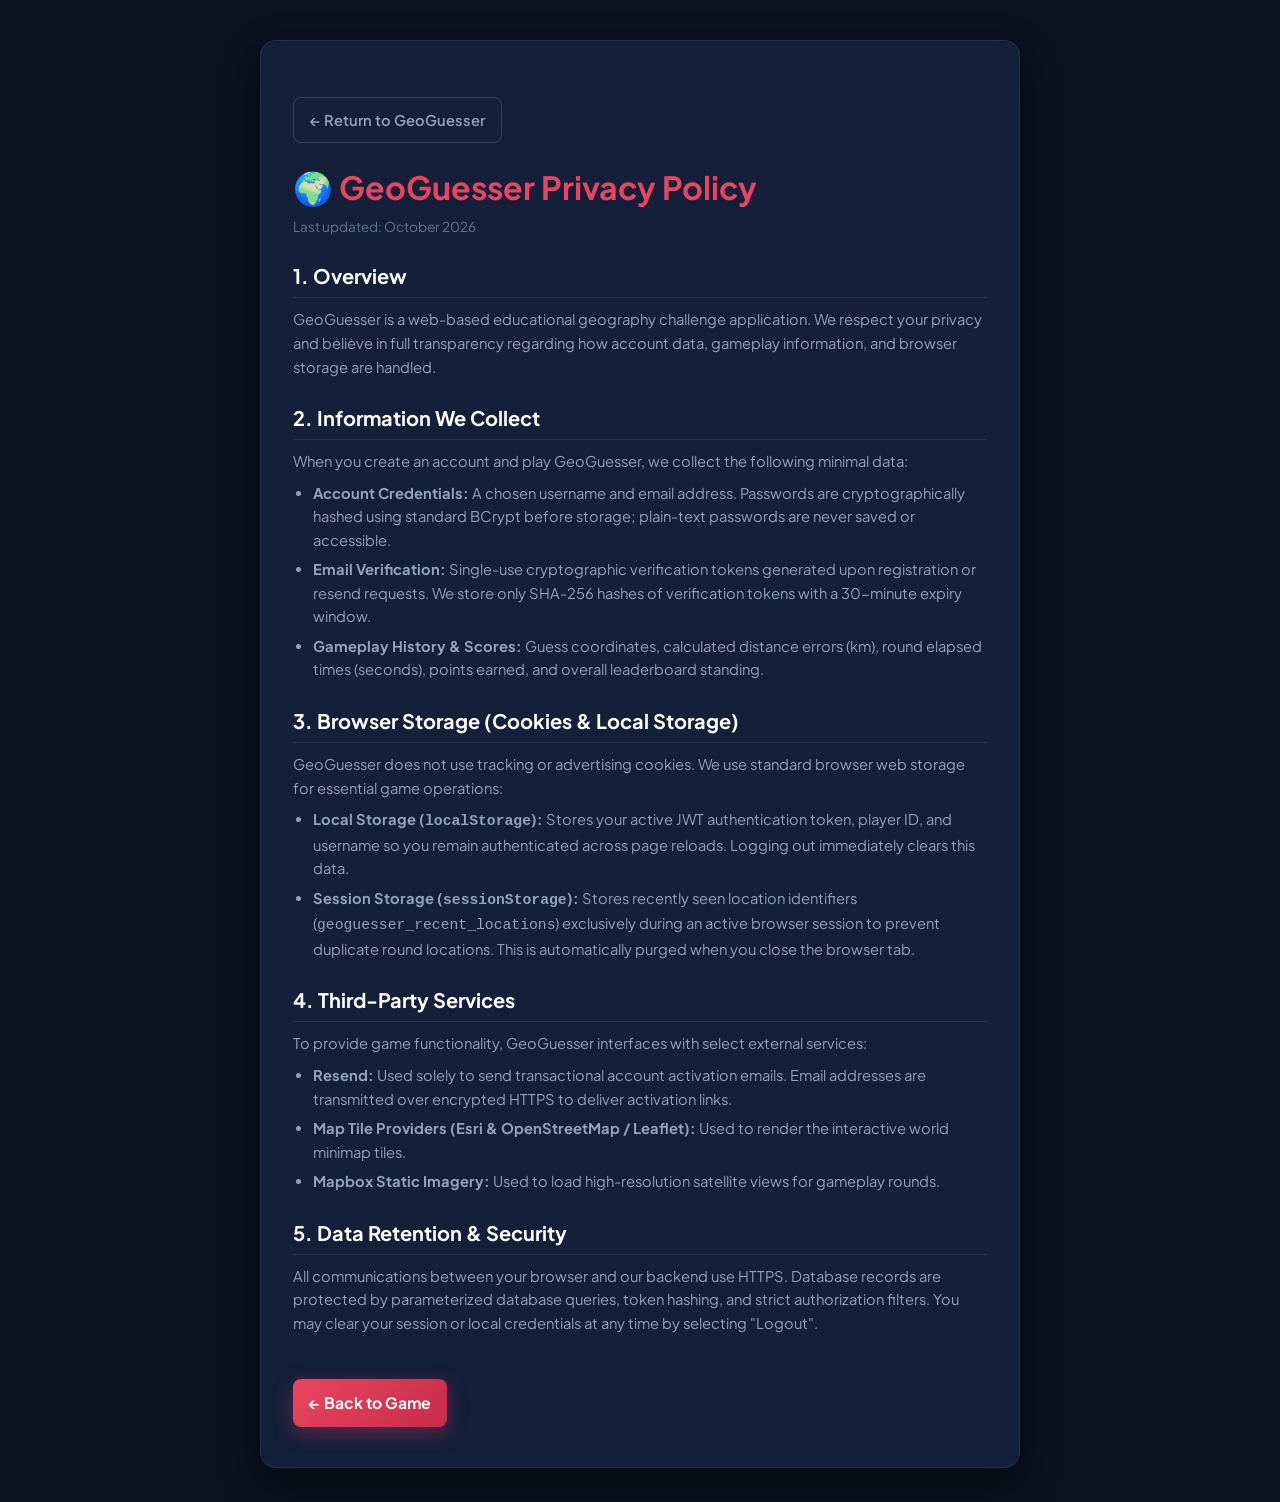
<file: frontend/privacy.html>
<!DOCTYPE html>
<html lang="en">
<head>
  <meta charset="UTF-8"/>
  <meta name="viewport" content="width=device-width, initial-scale=1.0"/>
  <title>Privacy Policy — GeoGuesser</title>
  <meta name="description" content="GeoGuesser privacy policy detailing collected account data, email verification, gameplay statistics, and local storage usage."/>
  <link rel="icon" type="image/svg+xml" href="favicon.svg"/>
  <link rel="preconnect" href="https://fonts.googleapis.com">
  <link rel="preconnect" href="https://fonts.gstatic.com" crossorigin>
  <link href="https://fonts.googleapis.com/css2?family=Plus+Jakarta+Sans:wght@400;500;600;700;800&display=swap" rel="stylesheet">
  <link rel="stylesheet" href="style.css"/>
  <style>
    body {
      overflow-y: auto;
      height: auto;
      min-height: 100vh;
      display: flex;
      flex-direction: column;
      align-items: center;
      padding: 40px 16px;
    }
    .privacy-container {
      max-width: 760px;
      width: 100%;
      background: var(--bg-card-glass);
      backdrop-filter: blur(16px);
      -webkit-backdrop-filter: blur(16px);
      border: 1px solid var(--border-subtle);
      border-radius: var(--radius-lg);
      padding: 40px 32px;
      box-shadow: var(--shadow-lg);
    }
    .privacy-container h1 {
      font-size: 2rem;
      color: var(--accent-crimson);
      margin-bottom: 6px;
    }
    .privacy-container .updated {
      font-size: 0.85rem;
      color: var(--text-muted);
      margin-bottom: 24px;
    }
    .privacy-section {
      margin-bottom: 24px;
    }
    .privacy-section h2 {
      font-size: 1.25rem;
      color: #fff;
      margin-bottom: 10px;
      border-bottom: 1px solid rgba(255, 255, 255, 0.08);
      padding-bottom: 6px;
    }
    .privacy-section p, .privacy-section li {
      font-size: 0.92rem;
      color: var(--text-secondary);
      line-height: 1.6;
    }
    .privacy-section ul {
      margin-left: 20px;
      margin-top: 8px;
    }
    .privacy-section li {
      margin-bottom: 6px;
    }
    .privacy-back-btn {
      display: inline-flex;
      margin-top: 16px;
      text-decoration: none;
    }
  </style>
</head>
<body>
  <main class="privacy-container" role="main">
    <a href="index.html" class="btn-ghost privacy-back-btn" aria-label="Return to GeoGuesser Game">
      ← Return to GeoGuesser
    </a>

    <h1 style="margin-top:20px;">🌍 GeoGuesser Privacy Policy</h1>
    <p class="updated">Last updated: October 2026</p>

    <section class="privacy-section">
      <h2>1. Overview</h2>
      <p>
        GeoGuesser is a web-based educational geography challenge application. We respect your privacy and believe in full transparency regarding how account data, gameplay information, and browser storage are handled.
      </p>
    </section>

    <section class="privacy-section">
      <h2>2. Information We Collect</h2>
      <p>When you create an account and play GeoGuesser, we collect the following minimal data:</p>
      <ul>
        <li><strong>Account Credentials:</strong> A chosen username and email address. Passwords are cryptographically hashed using standard BCrypt before storage; plain-text passwords are never saved or accessible.</li>
        <li><strong>Email Verification:</strong> Single-use cryptographic verification tokens generated upon registration or resend requests. We store only SHA-256 hashes of verification tokens with a 30-minute expiry window.</li>
        <li><strong>Gameplay History &amp; Scores:</strong> Guess coordinates, calculated distance errors (km), round elapsed times (seconds), points earned, and overall leaderboard standing.</li>
      </ul>
    </section>

    <section class="privacy-section">
      <h2>3. Browser Storage (Cookies &amp; Local Storage)</h2>
      <p>GeoGuesser does not use tracking or advertising cookies. We use standard browser web storage for essential game operations:</p>
      <ul>
        <li><strong>Local Storage (<code>localStorage</code>):</strong> Stores your active JWT authentication token, player ID, and username so you remain authenticated across page reloads. Logging out immediately clears this data.</li>
        <li><strong>Session Storage (<code>sessionStorage</code>):</strong> Stores recently seen location identifiers (<code>geoguesser_recent_locations</code>) exclusively during an active browser session to prevent duplicate round locations. This is automatically purged when you close the browser tab.</li>
      </ul>
    </section>

    <section class="privacy-section">
      <h2>4. Third-Party Services</h2>
      <p>To provide game functionality, GeoGuesser interfaces with select external services:</p>
      <ul>
        <li><strong>Resend:</strong> Used solely to send transactional account activation emails. Email addresses are transmitted over encrypted HTTPS to deliver activation links.</li>
        <li><strong>Map Tile Providers (Esri &amp; OpenStreetMap / Leaflet):</strong> Used to render the interactive world minimap tiles.</li>
        <li><strong>Mapbox Static Imagery:</strong> Used to load high-resolution satellite views for gameplay rounds.</li>
      </ul>
    </section>

    <section class="privacy-section">
      <h2>5. Data Retention &amp; Security</h2>
      <p>
        All communications between your browser and our backend use HTTPS. Database records are protected by parameterized database queries, token hashing, and strict authorization filters. You may clear your session or local credentials at any time by selecting "Logout".
      </p>
    </section>

    <a href="index.html" class="btn-primary" style="text-decoration:none; margin-top:20px;">
      ← Back to Game
    </a>
  </main>
</body>
</html>
</file>
<file: frontend/style.css>
:root {
  --bg-page: #0B1220;
  --bg-card: #16213e;
  --bg-card-glass: rgba(22, 33, 62, 0.88);
  --bg-nav: rgba(17, 24, 39, 0.95);
  --bg-input: rgba(26, 26, 46, 0.85);

  --accent-crimson: #e94560;
  --accent-crimson-hover: #ff5277;
  --accent-crimson-glow: rgba(233, 69, 96, 0.35);

  --accent-blue: #3b82f6;
  --accent-blue-glow: rgba(59, 130, 246, 0.3);
  --accent-gold: #f5c518;
  --accent-green: #22c55e;
  --accent-green-glow: rgba(34, 197, 94, 0.35);

  --text-primary: #f8fafc;
  --text-secondary: #94a3b8;
  --text-muted: #64748b;

  --border-subtle: rgba(255, 255, 255, 0.08);
  --border-focus: rgba(233, 69, 96, 0.6);
  --border-blue: rgba(59, 130, 246, 0.3);

  --font-main: 'Plus Jakarta Sans', 'Segoe UI', -apple-system, BlinkMacSystemFont, sans-serif;
  --radius-sm: 8px;
  --radius-md: 12px;
  --radius-lg: 16px;
  --radius-pill: 999px;
  --shadow-lg: 0 16px 40px rgba(0, 0, 0, 0.45);
}

*, *::before, *::after {
  box-sizing: border-box;
  margin: 0;
  padding: 0;
}

body {
  font-family: var(--font-main);
  background: var(--bg-page);
  color: var(--text-primary);
  height: 100vh;
  overflow: hidden;
  line-height: 1.5;
  -webkit-font-smoothing: antialiased;
}

/* Custom Scrollbar */
::-webkit-scrollbar {
  width: 8px;
  height: 8px;
}
::-webkit-scrollbar-track {
  background: rgba(11, 18, 32, 0.6);
}
::-webkit-scrollbar-thumb {
  background: rgba(59, 130, 246, 0.3);
  border-radius: 4px;
}
::-webkit-scrollbar-thumb:hover {
  background: rgba(59, 130, 246, 0.6);
}

/* ── ACCESSIBILITY UTILITIES ── */
.sr-only {
  position: absolute;
  width: 1px;
  height: 1px;
  padding: 0;
  margin: -1px;
  overflow: hidden;
  clip: rect(0, 0, 0, 0);
  white-space: nowrap;
  border-width: 0;
}

.skip-link {
  position: absolute;
  top: -80px;
  left: 16px;
  background: var(--accent-crimson);
  color: #fff;
  padding: 10px 18px;
  border-radius: var(--radius-sm);
  font-weight: 700;
  font-size: 0.9rem;
  z-index: 10000;
  text-decoration: none;
  box-shadow: 0 4px 16px rgba(0, 0, 0, 0.4);
  transition: top 0.2s cubic-bezier(0.16, 1, 0.3, 1);
}
.skip-link:focus {
  top: 16px;
  outline: 3px solid #fff;
  outline-offset: 2px;
}

/* ── FOCUS VISIBLE ── */
:focus-visible {
  outline: 2px solid var(--accent-blue);
  outline-offset: 2px;
}
input:focus-visible {
  outline: none;
  border-color: var(--accent-crimson);
  box-shadow: 0 0 0 3px rgba(233, 69, 96, 0.35);
}
button:focus-visible,
a:focus-visible {
  outline: 2px solid #60a5fa;
  outline-offset: 3px;
  box-shadow: 0 0 0 4px rgba(96, 165, 250, 0.35);
}

/* ── TOAST NOTIFICATIONS ── */
.toast-container {
  position: fixed;
  top: 20px;
  right: 20px;
  z-index: 9999;
  display: flex;
  flex-direction: column;
  gap: 10px;
  max-width: min(400px, 92vw);
  pointer-events: none;
}
.toast {
  pointer-events: auto;
  display: flex;
  align-items: center;
  gap: 12px;
  padding: 12px 18px;
  background: rgba(15, 23, 42, 0.96);
  backdrop-filter: blur(14px);
  -webkit-backdrop-filter: blur(14px);
  border: 1px solid var(--border-subtle);
  border-radius: var(--radius-md);
  color: #fff;
  font-size: 0.9rem;
  font-weight: 500;
  line-height: 1.4;
  box-shadow: 0 16px 36px rgba(0, 0, 0, 0.55);
  animation: toastSlideIn 0.35s cubic-bezier(0.16, 1, 0.3, 1);
  cursor: pointer;
  transition: opacity 0.2s ease, transform 0.2s ease;
}
.toast.toast-error {
  border-left: 4px solid var(--accent-crimson);
}
.toast.toast-success {
  border-left: 4px solid var(--accent-green);
}
.toast.toast-info {
  border-left: 4px solid var(--accent-blue);
}
.toast-icon {
  font-size: 1.25rem;
  flex-shrink: 0;
}
.toast-body {
  flex: 1;
}
@keyframes toastSlideIn {
  from { opacity: 0; transform: translateY(-16px) scale(0.96); }
  to { opacity: 1; transform: translateY(0) scale(1); }
}

/* ── SCREENS ── */
.screen {
  height: 100vh;
  width: 100%;
}
.center {
  display: flex;
  align-items: center;
  justify-content: center;
  background: radial-gradient(circle at 50% 30%, #162447 0%, #0B1220 70%);
}

/* ── AUTH CARD ── */
.card {
  background: var(--bg-card-glass);
  backdrop-filter: blur(16px);
  -webkit-backdrop-filter: blur(16px);
  border: 1px solid var(--border-subtle);
  border-radius: var(--radius-lg);
  padding: 40px 36px;
  width: 380px;
  max-width: 92vw;
  display: flex;
  flex-direction: column;
  gap: 16px;
  box-shadow:
    0 24px 60px rgba(0, 0, 0, 0.6),
    0 0 40px rgba(233, 69, 96, 0.1);
  animation: cardFadeIn 0.4s ease-out;
}

@keyframes cardFadeIn {
  from { opacity: 0; transform: translateY(12px); }
  to { opacity: 1; transform: translateY(0); }
}

.card h1 {
  font-size: 2.2rem;
  font-weight: 800;
  color: var(--accent-crimson);
  text-align: center;
  letter-spacing: -0.5px;
  text-shadow: 0 4px 20px var(--accent-crimson-glow);
}
.card h2 {
  font-size: 1.5rem;
  font-weight: 700;
  text-align: center;
  color: var(--text-primary);
  margin-bottom: 2px;
}
.sub {
  color: var(--text-secondary);
  font-size: 0.9rem;
  text-align: center;
}
.form-section {
  display: flex;
  flex-direction: column;
  gap: 12px;
}
.form-group {
  display: flex;
  flex-direction: column;
  gap: 4px;
  text-align: left;
}
.input-label {
  font-size: 0.78rem;
  font-weight: 600;
  color: var(--text-secondary);
  letter-spacing: 0.2px;
}

/* ── FOOTERS ── */
.auth-footer, .card-footer {
  margin-top: 8px;
  text-align: center;
  font-size: 0.78rem;
  color: var(--text-muted);
}
.footer-link {
  color: var(--text-secondary);
  text-decoration: none;
  font-weight: 500;
  transition: color 0.2s ease;
}
.footer-link:hover {
  color: #fff;
  text-decoration: underline;
}

/* ── INPUTS ── */
input {
  width: 100%;
  padding: 12px 14px;
  background: var(--bg-input);
  border: 1.5px solid rgba(59, 130, 246, 0.25);
  border-radius: var(--radius-sm);
  color: #fff;
  font-family: inherit;
  font-size: 0.95rem;
  outline: none;
  transition: all 0.2s ease;
}
input::placeholder {
  color: var(--text-muted);
}
input:focus {
  border-color: var(--accent-crimson);
  box-shadow: 0 0 0 3px rgba(233, 69, 96, 0.25);
  background: rgba(26, 26, 46, 0.95);
}

/* ── PASSWORD TOGGLE ── */
.password-input-wrapper {
  position: relative;
  width: 100%;
  display: flex;
  align-items: center;
}
.password-input-wrapper input {
  padding-right: 44px;
}
.password-toggle-btn {
  position: absolute;
  right: 8px;
  top: 50%;
  transform: translateY(-50%);
  width: 32px;
  height: 32px;
  background: transparent;
  border: none;
  border-radius: var(--radius-sm);
  color: var(--text-secondary);
  cursor: pointer;
  display: inline-flex;
  align-items: center;
  justify-content: center;
  padding: 0;
  transition: color 0.18s ease, background 0.18s ease;
  z-index: 2;
}
.password-toggle-btn:hover {
  color: var(--text-primary);
  background: rgba(255, 255, 255, 0.08);
}
.password-toggle-btn:focus-visible {
  outline: 2px solid var(--accent-blue);
  outline-offset: 1px;
  color: var(--text-primary);
}
.password-toggle-btn svg {
  display: block;
  pointer-events: none;
}

/* ── BUTTONS ── */
.btn-primary {
  padding: 12px 16px;
  background: linear-gradient(135deg, var(--accent-crimson) 0%, #c72c48 100%);
  color: #fff;
  border: none;
  border-radius: var(--radius-sm);
  font-family: inherit;
  font-size: 0.98rem;
  font-weight: 700;
  cursor: pointer;
  box-shadow: 0 6px 20px var(--accent-crimson-glow);
  transition: all 0.2s cubic-bezier(0.16, 1, 0.3, 1);
  display: inline-flex;
  align-items: center;
  justify-content: center;
}
.btn-primary:hover:not(:disabled) {
  transform: translateY(-2px);
  background: linear-gradient(135deg, var(--accent-crimson-hover) 0%, var(--accent-crimson) 100%);
  box-shadow: 0 8px 24px rgba(233, 69, 96, 0.5);
}
.btn-primary:active:not(:disabled) {
  transform: translateY(0) scale(0.98);
}
.btn-primary:disabled {
  opacity: 0.45;
  cursor: not-allowed;
  box-shadow: none;
  transform: none;
}

.btn-ghost {
  padding: 11px 16px;
  background: transparent;
  color: var(--text-secondary);
  border: 1.5px solid rgba(255, 255, 255, 0.15);
  border-radius: var(--radius-sm);
  font-family: inherit;
  font-size: 0.92rem;
  font-weight: 600;
  cursor: pointer;
  transition: all 0.2s ease;
  display: inline-flex;
  align-items: center;
  justify-content: center;
}
.btn-ghost:hover {
  border-color: rgba(255, 255, 255, 0.4);
  color: #fff;
  background: rgba(255, 255, 255, 0.05);
}

.btn-sm {
  padding: 8px 14px;
  background: rgba(255, 255, 255, 0.06);
  color: var(--text-secondary);
  border: 1px solid var(--border-subtle);
  border-radius: var(--radius-sm);
  font-family: inherit;
  font-size: 0.82rem;
  font-weight: 600;
  cursor: pointer;
  transition: all 0.2s ease;
  display: inline-flex;
  align-items: center;
  gap: 5px;
}
.btn-sm:hover {
  background: rgba(255, 255, 255, 0.12);
  color: #fff;
  border-color: rgba(255, 255, 255, 0.2);
  transform: translateY(-1px);
}
.btn-logout:hover {
  background: rgba(233, 69, 96, 0.15);
  border-color: rgba(233, 69, 96, 0.4);
  color: #ff758f;
}

.msg {
  font-size: 0.85rem;
  text-align: center;
  min-height: 20px;
  font-weight: 500;
}

/* ── NAV ── */
nav {
  display: flex;
  align-items: center;
  justify-content: space-between;
  padding: 0 24px;
  background: var(--bg-nav);
  backdrop-filter: blur(12px);
  -webkit-backdrop-filter: blur(12px);
  border-bottom: 1px solid var(--border-subtle);
  flex-shrink: 0;
  height: 64px;
  z-index: 100;
}
.brand {
  font-size: 1.35rem;
  color: var(--accent-crimson);
  font-weight: 800;
  letter-spacing: -0.3px;
  display: flex;
  align-items: center;
  gap: 6px;
}
.brand-link {
  text-decoration: none;
  cursor: pointer;
  transition: opacity 0.2s ease, transform 0.2s ease;
}
.brand-link:hover {
  opacity: 0.92;
  transform: scale(1.02);
}
.nav-center {
  display: flex;
  gap: 12px;
  align-items: center;
}
.timer-badge,
.round-badge,
.score-badge {
  display: inline-flex;
  align-items: center;
  gap: 5px;
  padding: 6px 14px;
  border-radius: var(--radius-pill);
  font-size: 0.86rem;
  font-weight: 600;
  letter-spacing: 0.2px;
}
.timer-badge {
  background: rgba(245, 197, 24, 0.12);
  border: 1px solid rgba(245, 197, 24, 0.35);
  color: var(--accent-gold);
}
.round-badge {
  background: rgba(59, 130, 246, 0.12);
  border: 1px solid rgba(59, 130, 246, 0.35);
  color: #93c5fd;
}
.score-badge {
  background: rgba(34, 197, 94, 0.12);
  border: 1px solid rgba(34, 197, 94, 0.35);
  color: #4ade80;
}

.nav-actions {
  display: flex;
  gap: 8px;
  align-items: center;
}

/* ── GAME BODY ── */
.game-body {
  display: flex;
  flex-direction: column;
  flex: 1;
  padding: 16px 20px;
  gap: 14px;
  overflow: hidden;
  height: calc(100vh - 64px);
}

.game-stage {
  flex: 1;
  display: flex;
  min-height: 0;
  position: relative;
}

/* ── IMAGE PANEL ── */
.image-panel {
  position: relative;
  flex: 1;
  border-radius: var(--radius-lg);
  overflow: hidden;
  background: #0d131f;
  border: 1px solid rgba(255, 255, 255, 0.08);
  box-shadow: 0 16px 48px rgba(0, 0, 0, 0.45);
}

#location-img {
  width: 100%;
  height: 100%;
  object-fit: cover;
  display: block;
  image-rendering: -webkit-optimize-contrast;
}

.satellite-attribution {
  position: absolute;
  bottom: 10px;
  left: 12px;
  font-size: 0.68rem;
  color: rgba(255, 255, 255, 0.4);
  background: rgba(13, 19, 31, 0.55);
  backdrop-filter: blur(4px);
  padding: 2px 7px;
  border-radius: 4px;
  pointer-events: none;
  z-index: 5;
  user-select: none;
}

.loader-overlay {
  position: absolute;
  inset: 0;
  display: flex;
  flex-direction: column;
  align-items: center;
  justify-content: center;
  gap: 14px;
  color: var(--text-secondary);
  font-size: 0.95rem;
  font-weight: 500;
  background: #0d131f;
  z-index: 10;
}

.spinner {
  width: 40px;
  height: 40px;
  border: 3.5px solid rgba(255, 255, 255, 0.1);
  border-top-color: var(--accent-crimson);
  border-radius: 50%;
  animation: spin 0.8s linear infinite;
}

@keyframes spin {
  to { transform: rotate(360deg); }
}

/* ── RESULT RIBBON ── */
#result-ribbon {
  position: absolute;
  top: 18px;
  left: 50%;
  transform: translateX(-50%);
  background: rgba(11, 18, 32, 0.92);
  backdrop-filter: blur(14px);
  -webkit-backdrop-filter: blur(14px);
  border: 1px solid rgba(255, 255, 255, 0.15);
  border-radius: var(--radius-pill);
  padding: 8px 22px;
  font-size: 0.95rem;
  text-align: center;
  z-index: 600;
  box-shadow:
    0 12px 32px rgba(0, 0, 0, 0.6),
    0 0 24px rgba(59, 130, 246, 0.2);
  display: flex;
  align-items: center;
  justify-content: center;
  gap: 10px;
  white-space: nowrap;
  animation: slideDownRibbon 0.35s cubic-bezier(0.16, 1, 0.3, 1);
}

@keyframes slideDownRibbon {
  from { opacity: 0; transform: translate(-50%, -16px); }
  to { opacity: 1; transform: translate(-50%, 0); }
}

.ribbon-sep {
  color: rgba(255, 255, 255, 0.3);
  font-weight: 700;
}

#result-label {
  padding: 3px 10px;
  border-radius: var(--radius-pill);
  font-size: 0.78rem;
  font-weight: 800;
  letter-spacing: 0.5px;
  text-transform: uppercase;
}

.badge-perfect {
  background: rgba(34, 197, 94, 0.25);
  border: 1px solid rgba(34, 197, 94, 0.6);
  color: #4ade80;
  box-shadow: 0 0 14px rgba(34, 197, 94, 0.4);
}

.badge-excellent {
  background: rgba(59, 130, 246, 0.25);
  border: 1px solid rgba(59, 130, 246, 0.6);
  color: #60a5fa;
  box-shadow: 0 0 14px rgba(59, 130, 246, 0.4);
}

.badge-good {
  background: rgba(245, 197, 24, 0.25);
  border: 1px solid rgba(245, 197, 24, 0.6);
  color: #fde047;
  box-shadow: 0 0 14px rgba(245, 197, 24, 0.4);
}

.badge-average {
  background: rgba(239, 68, 68, 0.25);
  border: 1px solid rgba(239, 68, 68, 0.6);
  color: #f87171;
  box-shadow: 0 0 14px rgba(239, 68, 68, 0.4);
}

#result-place {
  color: var(--text-primary);
  font-weight: 700;
}

.ribbon-dist {
  color: #93c5fd;
  font-weight: 600;
}

.ribbon-score {
  color: #fde047;
  font-weight: 700;
}

/* ── FLOATING MINIMAP ── */
.floating-map {
  position: absolute;
  right: 20px;
  bottom: 20px;
  width: 360px;
  height: 230px;
  border-radius: var(--radius-md);
  overflow: hidden;
  background: rgba(11, 18, 32, 0.94);
  backdrop-filter: blur(12px);
  -webkit-backdrop-filter: blur(12px);
  border: 1.5px solid rgba(59, 130, 246, 0.35);
  box-shadow:
    0 0 0 1px rgba(15, 52, 96, 0.6),
    0 10px 32px rgba(0, 0, 0, 0.55),
    0 0 36px rgba(59, 130, 246, 0.12);
  transition:
    width 0.3s cubic-bezier(0.16, 1, 0.3, 1),
    height 0.3s cubic-bezier(0.16, 1, 0.3, 1),
    box-shadow 0.3s ease,
    border-color 0.3s ease;
  will-change: width, height;
  z-index: 500;
  display: flex;
  flex-direction: column;
}

.floating-map.hovered,
.floating-map.expanded {
  width: min(720px, 80vw);
  height: min(480px, 68vh);
  border-color: rgba(59, 130, 246, 0.65);
  box-shadow:
    0 0 0 1px rgba(59, 130, 246, 0.5),
    0 16px 52px rgba(0, 0, 0, 0.7),
    0 0 64px rgba(59, 130, 246, 0.22);
}

.map-toolbar {
  position: absolute;
  top: 0;
  left: 0;
  right: 0;
  height: 32px;
  padding: 0 10px;
  background: rgba(11, 18, 32, 0.9);
  backdrop-filter: blur(8px);
  -webkit-backdrop-filter: blur(8px);
  border-bottom: 1px solid rgba(59, 130, 246, 0.2);
  display: flex;
  align-items: center;
  justify-content: space-between;
  z-index: 1000;
  user-select: none;
  pointer-events: auto;
}

.map-title {
  display: flex;
  align-items: center;
  gap: 6px;
  font-size: 0.72rem;
  font-weight: 700;
  letter-spacing: 0.8px;
  color: rgba(220, 230, 245, 0.9);
  text-transform: uppercase;
}

.map-toggle-btn {
  width: 24px;
  height: 24px;
  display: inline-flex;
  align-items: center;
  justify-content: center;
  background: rgba(255, 255, 255, 0.08);
  border: 1px solid rgba(255, 255, 255, 0.15);
  border-radius: 6px;
  color: #cbd5e1;
  cursor: pointer;
  transition: all 0.18s ease;
  padding: 0;
}
.map-toggle-btn:hover {
  background: rgba(59, 130, 246, 0.3);
  border-color: rgba(59, 130, 246, 0.6);
  color: #fff;
  transform: scale(1.08);
}

.floating-map .icon-collapse {
  display: none;
}
.floating-map.hovered .icon-collapse,
.floating-map.expanded .icon-collapse {
  display: block;
}
.floating-map.hovered .icon-expand,
.floating-map.expanded .icon-expand {
  display: none;
}

.floating-map #world-map {
  width: 100%;
  height: 100%;
  cursor: crosshair;
}

/* Offset Leaflet zoom controls slightly below the toolbar */
.floating-map .leaflet-top.leaflet-left {
  top: 36px;
  left: 8px;
}

/* ── LEAFLET ZOOM CONTROLS ── */
.floating-map .leaflet-control-zoom {
  border: none;
  box-shadow: none;
}
.floating-map .leaflet-control-zoom a {
  background: rgba(11, 18, 32, 0.92);
  backdrop-filter: blur(10px);
  -webkit-backdrop-filter: blur(10px);
  border: 1.5px solid rgba(59, 130, 246, 0.28);
  color: rgba(255, 255, 255, 0.85);
  width: 30px;
  height: 30px;
  line-height: 28px;
  font-size: 18px;
  font-weight: 600;
  box-shadow: 0 2px 8px rgba(0, 0, 0, 0.35);
  transition: all 0.2s ease;
}
.floating-map .leaflet-control-zoom a:first-child {
  border-radius: 6px 6px 0 0;
  border-bottom: 1px solid rgba(59, 130, 246, 0.18);
}
.floating-map .leaflet-control-zoom a:last-child {
  border-radius: 0 0 6px 6px;
}
.floating-map .leaflet-control-zoom a:hover {
  background: rgba(15, 52, 96, 0.95);
  border-color: rgba(59, 130, 246, 0.55);
  color: #60a5fa;
  box-shadow: 0 4px 12px rgba(0, 0, 0, 0.45);
}

/* Subtle attribution at bottom-left complying with Esri terms */
.floating-map .leaflet-control-attribution {
  background: rgba(11, 18, 32, 0.8) !important;
  color: rgba(255, 255, 255, 0.5) !important;
  font-size: 8.5px !important;
  padding: 2px 6px !important;
  border-radius: 4px;
  margin: 4px !important;
  border: 1px solid rgba(255, 255, 255, 0.06);
}
.floating-map .leaflet-control-attribution a {
  color: rgba(147, 197, 253, 0.75) !important;
  text-decoration: none;
}
.floating-map .leaflet-control-attribution a:hover {
  text-decoration: underline;
}

/* ── COUNTRY LABELS ── */
.country-label-wrapper {
  background: transparent;
  border: none;
  pointer-events: none;
}
.country-label-text {
  pointer-events: none;
  font-family: var(--font-main);
  font-size: 10px;
  font-weight: 600;
  text-transform: uppercase;
  letter-spacing: 0.6px;
  color: rgba(226, 232, 240, 0.85);
  text-shadow:
    0 1px 3px rgba(0, 0, 0, 0.95),
    0 0 6px rgba(0, 0, 0, 0.9);
  white-space: nowrap;
  text-align: center;
  display: block;
}
.country-label-text.priority-1 {
  font-size: 10px;
  font-weight: 700;
  color: rgba(248, 250, 252, 0.95);
  letter-spacing: 0.7px;
}
.country-label-text.priority-2 {
  font-size: 9.5px;
  color: rgba(203, 213, 225, 0.8);
}
.country-label-text.priority-3 {
  font-size: 9px;
  color: rgba(148, 163, 184, 0.7);
}

/* ── MAP MARKERS ── */
.guess-marker {
  width: 24px;
  height: 24px;
  background: linear-gradient(135deg, #3b82f6 0%, #2563eb 100%);
  border: 3px solid rgba(255, 255, 255, 0.95);
  border-radius: 50%;
  box-shadow:
    0 0 0 0 rgba(59, 130, 246, 0.4),
    0 4px 16px rgba(37, 99, 235, 0.5),
    0 2px 8px rgba(0, 0, 0, 0.4);
  animation: pulseGuess 2s ease-in-out infinite;
}

.actual-marker {
  width: 22px;
  height: 22px;
  background: var(--accent-green);
  border: 3px solid #ffffff;
  border-radius: 50%;
  box-shadow: 0 0 0 8px rgba(34, 197, 94, 0.2), 0 6px 18px rgba(0, 0, 0, 0.4);
  animation: pulseActual 1.8s infinite;
}

@keyframes pulseGuess {
  0%, 100% {
    box-shadow:
      0 0 0 0 rgba(59, 130, 246, 0.6),
      0 4px 16px rgba(37, 99, 235, 0.5),
      0 2px 8px rgba(0, 0, 0, 0.4);
  }
  50% {
    box-shadow:
      0 0 0 10px rgba(59, 130, 246, 0),
      0 4px 20px rgba(37, 99, 235, 0.6),
      0 2px 8px rgba(0, 0, 0, 0.4);
  }
}

@keyframes pulseActual {
  0% {
    box-shadow: 0 0 0 0 rgba(34, 197, 94, 0.5), 0 6px 18px rgba(0, 0, 0, 0.45);
  }
  100% {
    box-shadow: 0 0 0 14px rgba(34, 197, 94, 0), 0 6px 18px rgba(0, 0, 0, 0.45);
  }
}

/* ── ACTION BAR ── */
.action-bar {
  display: flex;
  justify-content: space-between;
  align-items: center;
  gap: 16px;
  flex-shrink: 0;
  height: 48px;
  min-height: 48px;
  box-sizing: border-box;
}

.hint-badge {
  background: var(--bg-card-glass);
  backdrop-filter: blur(8px);
  -webkit-backdrop-filter: blur(8px);
  border: 1px solid var(--border-blue);
  color: var(--text-secondary);
  padding: 0 18px;
  border-radius: var(--radius-pill);
  font-size: 0.9rem;
  font-weight: 500;
  box-shadow: 0 4px 14px rgba(0, 0, 0, 0.25);
  display: inline-flex;
  align-items: center;
  gap: 6px;
  height: 42px;
  box-sizing: border-box;
  white-space: nowrap;
  overflow: hidden;
  text-overflow: ellipsis;
  max-width: 440px;
}

.action-buttons {
  display: flex;
  align-items: center;
  gap: 12px;
  height: 44px;
  min-width: 170px;
}

.guess-btn,
.next-btn {
  min-width: 170px;
  height: 44px;
  padding: 0 20px;
  font-size: 0.95rem;
  box-sizing: border-box;
  display: inline-flex;
  align-items: center;
  justify-content: center;
}

.next-btn {
  background: linear-gradient(135deg, #10b981 0%, #059669 100%);
  color: #ffffff;
  border: none;
  border-radius: var(--radius-sm);
  font-weight: 700;
  box-shadow: 0 6px 20px rgba(16, 185, 129, 0.4);
  cursor: pointer;
  transition: all 0.2s cubic-bezier(0.16, 1, 0.3, 1);
  display: inline-flex;
  align-items: center;
  justify-content: center;
}
.next-btn:hover {
  background: linear-gradient(135deg, #34d399 0%, #10b981 100%);
  box-shadow: 0 8px 24px rgba(16, 185, 129, 0.55);
  transform: translateY(-2px);
  color: #ffffff;
}

/* ── FINAL OVERLAY ── */
#final-overlay {
  position: fixed;
  inset: 0;
  background: rgba(11, 18, 32, 0.9);
  backdrop-filter: blur(12px);
  -webkit-backdrop-filter: blur(12px);
  display: flex;
  align-items: center;
  justify-content: center;
  z-index: 9999;
  animation: fadeIn 0.3s ease-out;
}

.final-card {
  background: var(--bg-card);
  border-radius: var(--radius-lg);
  padding: 44px 40px;
  text-align: center;
  display: flex;
  flex-direction: column;
  align-items: center;
  gap: 14px;
  border: 2px solid var(--accent-crimson);
  min-width: 360px;
  box-shadow:
    0 24px 60px rgba(0, 0, 0, 0.7),
    0 0 50px rgba(233, 69, 96, 0.2);
}

.final-emoji {
  font-size: 3.5rem;
  line-height: 1;
}
.final-card h2 {
  font-size: 1.8rem;
  font-weight: 800;
}
.final-score {
  font-size: 2.8rem;
  font-weight: 800;
  color: var(--accent-gold);
  text-shadow: 0 4px 16px rgba(245, 197, 24, 0.3);
}
#final-grade {
  color: var(--text-secondary);
  font-size: 0.95rem;
  font-weight: 600;
  margin-bottom: 6px;
}

/* ── LEADERBOARD & HISTORY ── */
table {
  width: 100%;
  border-collapse: collapse;
  margin-top: 12px;
}

th {
  background: rgba(15, 52, 96, 0.8);
  padding: 10px 14px;
  text-align: left;
  font-size: 0.8rem;
  color: var(--text-secondary);
  text-transform: uppercase;
  letter-spacing: 0.6px;
  font-weight: 700;
}
th:first-child {
  border-radius: 6px 0 0 6px;
}
th:last-child {
  border-radius: 0 6px 6px 0;
}

td {
  padding: 11px 14px;
  border-bottom: 1px solid rgba(255, 255, 255, 0.05);
  font-size: 0.9rem;
}

tr:hover td {
  background: rgba(59, 130, 246, 0.08);
}

.lb-rank {
  font-weight: 700;
}
.lb-user {
  font-weight: 600;
  color: #fff;
}
.lb-score {
  font-weight: 700;
  color: var(--accent-gold);
}
.lb-best {
  color: #4ade80;
  font-weight: 600;
}

.table-responsive {
  width: 100%;
  overflow-x: auto;
  -webkit-overflow-scrolling: touch;
  border-radius: var(--radius-sm);
}

.lb-card {
  width: min(640px, 94vw);
  max-height: 88vh;
  overflow-y: auto;
}

.card-actions {
  display: flex;
  justify-content: center;
  margin-top: 16px;
}

.history-card {
  width: min(1000px, 94vw);
  max-height: 86vh;
  overflow-y: auto;
}
.history-header {
  display: flex;
  justify-content: space-between;
  align-items: center;
  margin-bottom: 8px;
}
.history-table-wrapper {
  width: 100%;
  overflow-x: auto;
  border: 1px solid var(--border-subtle);
  border-radius: var(--radius-sm);
  background: rgba(11, 18, 32, 0.4);
}
#history-table {
  min-width: 620px;
}
.history-country {
  color: var(--text-muted);
  font-size: 0.8rem;
}
.history-score {
  color: var(--accent-gold);
  font-weight: 700;
}

/* ── RESPONSIVE DESIGN ── */
@media (max-width: 900px) {
  nav {
    height: 56px;
    padding: 0 14px;
  }
  .brand {
    font-size: 1.15rem;
  }
  .nav-center {
    gap: 8px;
  }
  .timer-badge,
  .round-badge,
  .score-badge {
    padding: 4px 10px;
    font-size: 0.78rem;
  }
  .btn-sm {
    padding: 6px 10px;
    font-size: 0.76rem;
  }

  .game-body {
    padding: 12px;
    gap: 10px;
    height: calc(100vh - 56px);
  }

  .floating-map {
    right: 12px;
    bottom: 12px;
    width: min(300px, 68vw);
    height: 190px;
  }

  .floating-map.hovered,
  .floating-map.expanded {
    width: calc(100% - 24px);
    height: min(400px, 55vh);
    right: 12px;
    bottom: 12px;
  }

  .action-bar {
    gap: 10px;
  }

  .hint-badge {
    font-size: 0.82rem;
    padding: 0 14px;
    text-align: center;
  }

  .guess-btn,
  .next-btn {
    min-width: 140px;
    font-size: 0.9rem;
  }

  #result-ribbon {
    font-size: 0.84rem;
    padding: 6px 14px;
    gap: 8px;
    top: 12px;
    max-width: 92%;
  }
}

@media (max-width: 600px) {
  .nav-center {
    display: flex;
    flex-wrap: wrap;
    justify-content: center;
    gap: 6px;
  }

  .action-bar {
    height: auto;
    min-height: 86px;
    flex-direction: column;
    align-items: stretch;
    justify-content: center;
    gap: 8px;
    flex-shrink: 0;
  }

  .hint-badge {
    height: 36px;
    width: 100%;
    justify-content: center;
    max-width: none;
    font-size: 0.82rem;
    padding: 0 12px;
  }

  .action-buttons {
    width: 100%;
    height: 44px;
    display: flex;
    min-width: unset;
  }

  .guess-btn,
  .next-btn {
    width: 100%;
    height: 44px;
    min-width: unset;
  }

  .floating-map {
    width: min(220px, 55vw);
    height: 140px;
    right: 10px;
    bottom: 10px;
  }

  .floating-map.hovered,
  .floating-map.expanded {
    width: calc(100% - 20px);
    height: min(300px, 45vh);
    right: 10px;
    bottom: 10px;
  }
}

@media (max-width: 480px) {
  nav {
    padding: 0 10px;
    gap: 6px;
  }
  .brand {
    font-size: 1rem;
    gap: 4px;
  }
  .nav-btn-text {
    display: none;
  }
  .btn-sm {
    padding: 6px 8px;
    font-size: 0.85rem;
  }
  .nav-actions {
    gap: 4px;
  }
  .timer-badge,
  .round-badge,
  .score-badge {
    padding: 3px 8px;
    font-size: 0.72rem;
  }

  .card {
    padding: 24px 18px;
    border-radius: var(--radius-md);
  }
  .card h1 {
    font-size: 1.8rem;
  }
  .card h2 {
    font-size: 1.3rem;
  }

  .map-toggle-btn {
    min-width: 44px;
    min-height: 44px;
    padding: 10px;
  }

  #result-ribbon {
    font-size: 0.76rem;
    padding: 6px 10px;
    gap: 6px;
  }
  .ribbon-sep {
    opacity: 0.4;
  }
}

@media (max-width: 360px) {
  .brand {
    font-size: 0.92rem;
  }
  .nav-center {
    gap: 4px;
  }
  .card {
    padding: 20px 14px;
  }
}

/* Landscape mobile orientation */
@media (max-height: 520px) and (orientation: landscape) {
  nav {
    height: 44px;
    padding: 0 12px;
  }
  .game-body {
    height: calc(100vh - 44px);
    padding: 6px 12px;
    gap: 6px;
  }
  .floating-map {
    height: 120px;
    width: 200px;
  }
  .floating-map.hovered,
  .floating-map.expanded {
    height: 80vh;
    width: 50vw;
  }
  .action-bar {
    min-height: 40px;
    height: 40px;
    flex-direction: row;
  }
  .hint-badge {
    height: 36px;
  }
  .guess-btn,
  .next-btn {
    height: 36px;
  }
}

@media (prefers-reduced-motion: reduce) {
  *,
  *::before,
  *::after {
    animation-duration: 0.01ms !important;
    animation-iteration-count: 1 !important;
    transition-duration: 0.01ms !important;
    scroll-behavior: auto !important;
  }

  .floating-map,
  .floating-map.hovered,
  .floating-map.expanded {
    transition: none !important;
  }

  #result-ribbon {
    animation: none !important;
  }

  .map-toggle-btn,
  .guess-btn,
  .next-btn {
    transition: none !important;
    transform: none !important;
  }
}
</file>
